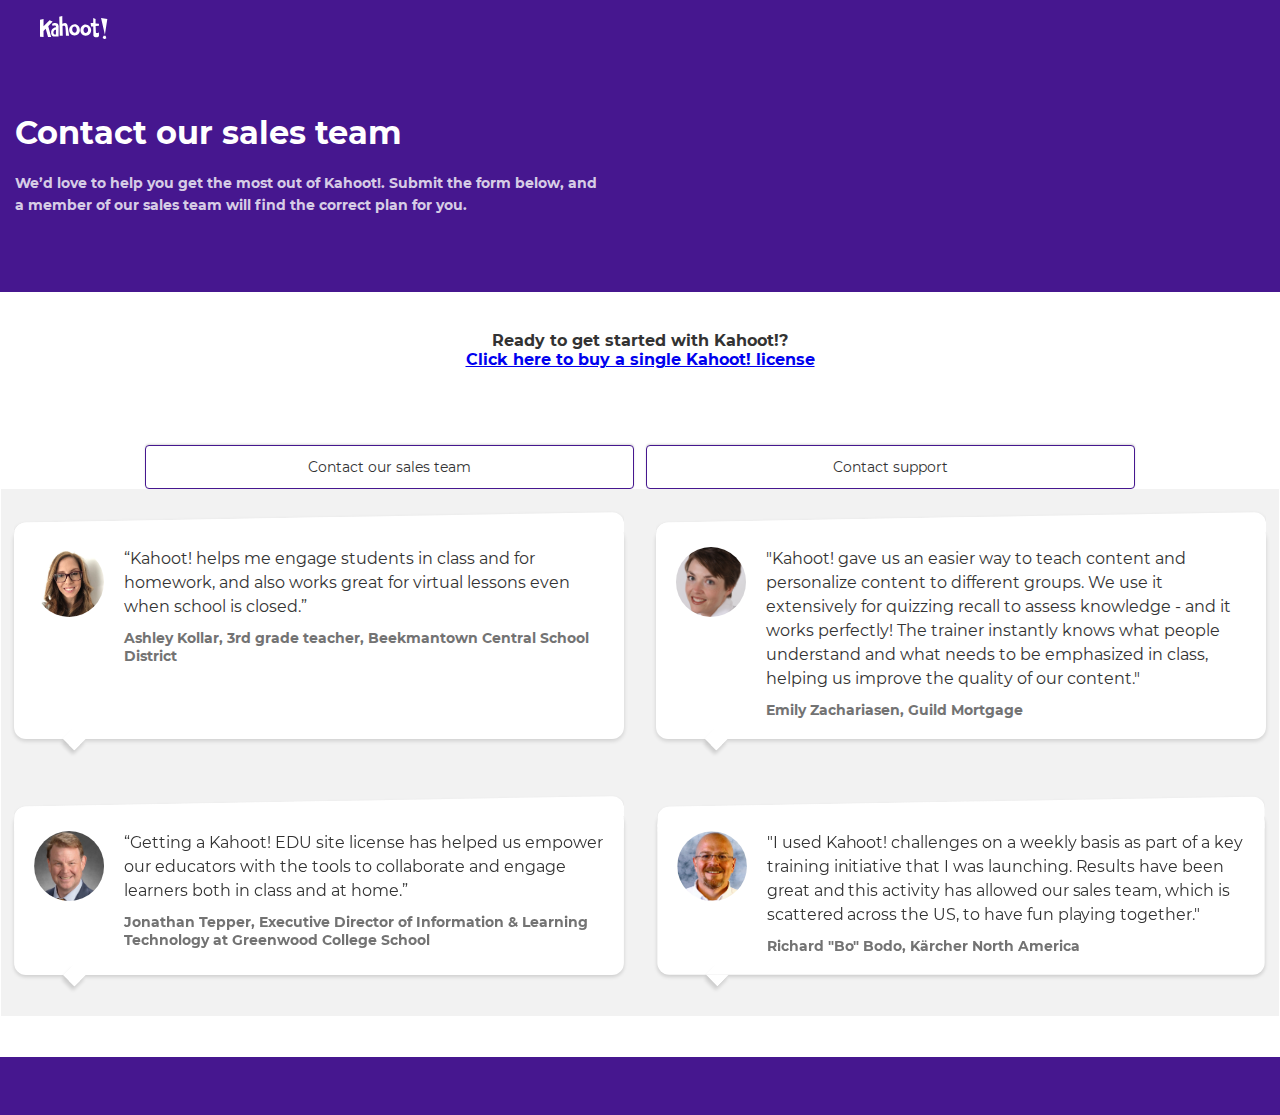
<file: html/contact-sales.html>
<!DOCTYPE html>

<html class="wp-singular page-template page-template-page--conversion page-template-page--conversion-php page page-id-30414 wp-theme-kahoot2017 background-type--pattern" data-embed="false" data-platform="false" data-theme="purple" lang="en">
<head>
<meta charset="utf-8"/>
<meta content="width=device-width, initial-scale=1.0" name="viewport"/>
<meta content="98uiE1NNtDmzt6ze17O0naCIZm99GcgkMqvsifyn_fQ" name="google-site-verification">
<link data-directory="https://kahoot.com/wp-content/themes/kahoot2017/assets/img/" href="https://kahoot.com/wp-content/themes/kahoot2017/assets/img/favicon/favicon.ico?v=2" id="favicon" rel="shortcut icon"/>
<link href="../css/screen-60c168c0b7.css" rel="stylesheet"/>
<script src="../js/oidc-client-ts.min.js"></script>
<meta content="index, follow, max-image-preview:large, max-snippet:-1, max-video-preview:-1" name="robots"/>
<style>img:is([sizes="auto" i], [sizes^="auto," i]) { contain-intrinsic-size: 3000px 1500px }</style>
<title>Kahoot! | Contact sales</title>
<meta content="We’d love to help you get the most out of Kahoot!. Submit the form below, and a member of our sales team will find the correct plan for you." name="description"/>
<link href="https://kahoot.com/contact-sales/" rel="canonical">
<meta content="en_US" property="og:locale"/>
<meta content="article" property="og:type"/>
<meta content="Kahoot! | Contact sales" property="og:title"/>
<meta content="We’d love to help you get the most out of Kahoot!. Submit the form below, and a member of our sales team will find the correct plan for you." property="og:description"/>
<meta content="https://kahoot.com/contact-sales/" property="og:url"/>
<meta content="Kahoot!" property="og:site_name"/>
<meta content="https://www.facebook.com/getkahoot" property="article:publisher"/>
<meta content="2025-07-15T13:35:55+00:00" property="article:modified_time"/>
<meta content="https://kahoot.com/files/2017/06/img-social-default.jpg" property="og:image"/>
<meta content="1200" property="og:image:width"/>
<meta content="700" property="og:image:height"/>
<meta content="image/jpeg" property="og:image:type"/>
<meta content="summary_large_image" name="twitter:card"/>
<meta content="@kahoot" name="twitter:site"/>
<style id="classic-theme-styles-inline-css" type="text/css">
/*! This file is auto-generated */
.wp-block-button__link{color:#fff;background-color:#32373c;border-radius:9999px;box-shadow:none;text-decoration:none;padding:calc(.667em + 2px) calc(1.333em + 2px);font-size:1.125em}.wp-block-file__button{background:#32373c;color:#fff;text-decoration:none}
</style>
<style id="global-styles-inline-css" type="text/css">
:root{--wp--preset--aspect-ratio--square: 1;--wp--preset--aspect-ratio--4-3: 4/3;--wp--preset--aspect-ratio--3-4: 3/4;--wp--preset--aspect-ratio--3-2: 3/2;--wp--preset--aspect-ratio--2-3: 2/3;--wp--preset--aspect-ratio--16-9: 16/9;--wp--preset--aspect-ratio--9-16: 9/16;--wp--preset--color--black: #000000;--wp--preset--color--cyan-bluish-gray: #abb8c3;--wp--preset--color--white: #ffffff;--wp--preset--color--pale-pink: #f78da7;--wp--preset--color--vivid-red: #cf2e2e;--wp--preset--color--luminous-vivid-orange: #ff6900;--wp--preset--color--luminous-vivid-amber: #fcb900;--wp--preset--color--light-green-cyan: #7bdcb5;--wp--preset--color--vivid-green-cyan: #00d084;--wp--preset--color--pale-cyan-blue: #8ed1fc;--wp--preset--color--vivid-cyan-blue: #0693e3;--wp--preset--color--vivid-purple: #9b51e0;--wp--preset--gradient--vivid-cyan-blue-to-vivid-purple: linear-gradient(135deg,rgba(6,147,227,1) 0%,rgb(155,81,224) 100%);--wp--preset--gradient--light-green-cyan-to-vivid-green-cyan: linear-gradient(135deg,rgb(122,220,180) 0%,rgb(0,208,130) 100%);--wp--preset--gradient--luminous-vivid-amber-to-luminous-vivid-orange: linear-gradient(135deg,rgba(252,185,0,1) 0%,rgba(255,105,0,1) 100%);--wp--preset--gradient--luminous-vivid-orange-to-vivid-red: linear-gradient(135deg,rgba(255,105,0,1) 0%,rgb(207,46,46) 100%);--wp--preset--gradient--very-light-gray-to-cyan-bluish-gray: linear-gradient(135deg,rgb(238,238,238) 0%,rgb(169,184,195) 100%);--wp--preset--gradient--cool-to-warm-spectrum: linear-gradient(135deg,rgb(74,234,220) 0%,rgb(151,120,209) 20%,rgb(207,42,186) 40%,rgb(238,44,130) 60%,rgb(251,105,98) 80%,rgb(254,248,76) 100%);--wp--preset--gradient--blush-light-purple: linear-gradient(135deg,rgb(255,206,236) 0%,rgb(152,150,240) 100%);--wp--preset--gradient--blush-bordeaux: linear-gradient(135deg,rgb(254,205,165) 0%,rgb(254,45,45) 50%,rgb(107,0,62) 100%);--wp--preset--gradient--luminous-dusk: linear-gradient(135deg,rgb(255,203,112) 0%,rgb(199,81,192) 50%,rgb(65,88,208) 100%);--wp--preset--gradient--pale-ocean: linear-gradient(135deg,rgb(255,245,203) 0%,rgb(182,227,212) 50%,rgb(51,167,181) 100%);--wp--preset--gradient--electric-grass: linear-gradient(135deg,rgb(202,248,128) 0%,rgb(113,206,126) 100%);--wp--preset--gradient--midnight: linear-gradient(135deg,rgb(2,3,129) 0%,rgb(40,116,252) 100%);--wp--preset--font-size--small: 13px;--wp--preset--font-size--medium: 20px;--wp--preset--font-size--large: 36px;--wp--preset--font-size--x-large: 42px;--wp--preset--spacing--20: 0.44rem;--wp--preset--spacing--30: 0.67rem;--wp--preset--spacing--40: 1rem;--wp--preset--spacing--50: 1.5rem;--wp--preset--spacing--60: 2.25rem;--wp--preset--spacing--70: 3.38rem;--wp--preset--spacing--80: 5.06rem;--wp--preset--shadow--natural: 6px 6px 9px rgba(0, 0, 0, 0.2);--wp--preset--shadow--deep: 12px 12px 50px rgba(0, 0, 0, 0.4);--wp--preset--shadow--sharp: 6px 6px 0px rgba(0, 0, 0, 0.2);--wp--preset--shadow--outlined: 6px 6px 0px -3px rgba(255, 255, 255, 1), 6px 6px rgba(0, 0, 0, 1);--wp--preset--shadow--crisp: 6px 6px 0px rgba(0, 0, 0, 1);}:where(.is-layout-flex){gap: 0.5em;}:where(.is-layout-grid){gap: 0.5em;}body .is-layout-flex{display: flex;}.is-layout-flex{flex-wrap: wrap;align-items: center;}.is-layout-flex > :is(*, div){margin: 0;}body .is-layout-grid{display: grid;}.is-layout-grid > :is(*, div){margin: 0;}:where(.wp-block-columns.is-layout-flex){gap: 2em;}:where(.wp-block-columns.is-layout-grid){gap: 2em;}:where(.wp-block-post-template.is-layout-flex){gap: 1.25em;}:where(.wp-block-post-template.is-layout-grid){gap: 1.25em;}.has-black-color{color: var(--wp--preset--color--black) !important;}.has-cyan-bluish-gray-color{color: var(--wp--preset--color--cyan-bluish-gray) !important;}.has-white-color{color: var(--wp--preset--color--white) !important;}.has-pale-pink-color{color: var(--wp--preset--color--pale-pink) !important;}.has-vivid-red-color{color: var(--wp--preset--color--vivid-red) !important;}.has-luminous-vivid-orange-color{color: var(--wp--preset--color--luminous-vivid-orange) !important;}.has-luminous-vivid-amber-color{color: var(--wp--preset--color--luminous-vivid-amber) !important;}.has-light-green-cyan-color{color: var(--wp--preset--color--light-green-cyan) !important;}.has-vivid-green-cyan-color{color: var(--wp--preset--color--vivid-green-cyan) !important;}.has-pale-cyan-blue-color{color: var(--wp--preset--color--pale-cyan-blue) !important;}.has-vivid-cyan-blue-color{color: var(--wp--preset--color--vivid-cyan-blue) !important;}.has-vivid-purple-color{color: var(--wp--preset--color--vivid-purple) !important;}.has-black-background-color{background-color: var(--wp--preset--color--black) !important;}.has-cyan-bluish-gray-background-color{background-color: var(--wp--preset--color--cyan-bluish-gray) !important;}.has-white-background-color{background-color: var(--wp--preset--color--white) !important;}.has-pale-pink-background-color{background-color: var(--wp--preset--color--pale-pink) !important;}.has-vivid-red-background-color{background-color: var(--wp--preset--color--vivid-red) !important;}.has-luminous-vivid-orange-background-color{background-color: var(--wp--preset--color--luminous-vivid-orange) !important;}.has-luminous-vivid-amber-background-color{background-color: var(--wp--preset--color--luminous-vivid-amber) !important;}.has-light-green-cyan-background-color{background-color: var(--wp--preset--color--light-green-cyan) !important;}.has-vivid-green-cyan-background-color{background-color: var(--wp--preset--color--vivid-green-cyan) !important;}.has-pale-cyan-blue-background-color{background-color: var(--wp--preset--color--pale-cyan-blue) !important;}.has-vivid-cyan-blue-background-color{background-color: var(--wp--preset--color--vivid-cyan-blue) !important;}.has-vivid-purple-background-color{background-color: var(--wp--preset--color--vivid-purple) !important;}.has-black-border-color{border-color: var(--wp--preset--color--black) !important;}.has-cyan-bluish-gray-border-color{border-color: var(--wp--preset--color--cyan-bluish-gray) !important;}.has-white-border-color{border-color: var(--wp--preset--color--white) !important;}.has-pale-pink-border-color{border-color: var(--wp--preset--color--pale-pink) !important;}.has-vivid-red-border-color{border-color: var(--wp--preset--color--vivid-red) !important;}.has-luminous-vivid-orange-border-color{border-color: var(--wp--preset--color--luminous-vivid-orange) !important;}.has-luminous-vivid-amber-border-color{border-color: var(--wp--preset--color--luminous-vivid-amber) !important;}.has-light-green-cyan-border-color{border-color: var(--wp--preset--color--light-green-cyan) !important;}.has-vivid-green-cyan-border-color{border-color: var(--wp--preset--color--vivid-green-cyan) !important;}.has-pale-cyan-blue-border-color{border-color: var(--wp--preset--color--pale-cyan-blue) !important;}.has-vivid-cyan-blue-border-color{border-color: var(--wp--preset--color--vivid-cyan-blue) !important;}.has-vivid-purple-border-color{border-color: var(--wp--preset--color--vivid-purple) !important;}.has-vivid-cyan-blue-to-vivid-purple-gradient-background{background: var(--wp--preset--gradient--vivid-cyan-blue-to-vivid-purple) !important;}.has-light-green-cyan-to-vivid-green-cyan-gradient-background{background: var(--wp--preset--gradient--light-green-cyan-to-vivid-green-cyan) !important;}.has-luminous-vivid-amber-to-luminous-vivid-orange-gradient-background{background: var(--wp--preset--gradient--luminous-vivid-amber-to-luminous-vivid-orange) !important;}.has-luminous-vivid-orange-to-vivid-red-gradient-background{background: var(--wp--preset--gradient--luminous-vivid-orange-to-vivid-red) !important;}.has-very-light-gray-to-cyan-bluish-gray-gradient-background{background: var(--wp--preset--gradient--very-light-gray-to-cyan-bluish-gray) !important;}.has-cool-to-warm-spectrum-gradient-background{background: var(--wp--preset--gradient--cool-to-warm-spectrum) !important;}.has-blush-light-purple-gradient-background{background: var(--wp--preset--gradient--blush-light-purple) !important;}.has-blush-bordeaux-gradient-background{background: var(--wp--preset--gradient--blush-bordeaux) !important;}.has-luminous-dusk-gradient-background{background: var(--wp--preset--gradient--luminous-dusk) !important;}.has-pale-ocean-gradient-background{background: var(--wp--preset--gradient--pale-ocean) !important;}.has-electric-grass-gradient-background{background: var(--wp--preset--gradient--electric-grass) !important;}.has-midnight-gradient-background{background: var(--wp--preset--gradient--midnight) !important;}.has-small-font-size{font-size: var(--wp--preset--font-size--small) !important;}.has-medium-font-size{font-size: var(--wp--preset--font-size--medium) !important;}.has-large-font-size{font-size: var(--wp--preset--font-size--large) !important;}.has-x-large-font-size{font-size: var(--wp--preset--font-size--x-large) !important;}
:where(.wp-block-post-template.is-layout-flex){gap: 1.25em;}:where(.wp-block-post-template.is-layout-grid){gap: 1.25em;}
:where(.wp-block-columns.is-layout-flex){gap: 2em;}:where(.wp-block-columns.is-layout-grid){gap: 2em;}
:root :where(.wp-block-pullquote){font-size: 1.5em;line-height: 1.6;}
</style>
<link href="../css/language-dropdown.css" id="language_dropdown_css-css" media="all" rel="stylesheet" type="text/css"/>
<script id="jquery-core-js" src="../js/jquery.min.js" type="text/javascript"></script>
<script id="jquery-migrate-js" src="../js/jquery-migrate.min.js" type="text/javascript"></script>
<script id="functions-js" src="../js/function.js" type="text/javascript"></script>
<script data-wp-strategy="defer" defer="defer" id="stop-user-enumeration-js" src="../js/frontend.js" type="text/javascript"></script>
<script id="lang-dropdown-js" src="../js/language-dropdown.js" type="text/javascript"></script>
<link href="https://kahoot.com/?p=30414" rel="shortlink"/>
<style id="wp-custom-css" type="text/css">
			.page>.page-section.company-article {
    background-color: #fff;
}
.pc-v2024__package-features--group:has([data-plan-recur="annual"][style="display: none;"]) {
    display:none;
}
.article-body img {
  display:block;
  max-width: 100%; height: auto;
}
.language-selector_blog {
	display:none;
}
.pc-v2024.pc-v2024--gold {
	border: none;
}
.pc-v2024.pc-v2024--gold .price-v2024__value-strike {
    color: rgb(158, 134, 255) !important;
}
/* do not remove this unless committed to the CSS in repo - prevents oversized svg breaking layout. */
img[src*="check-brand-blue.svg"] {
	width:18px;
}
.layout-component--content-card-slider .content-card-slider .slide-container .slide {
	top:0;
}
.logo-link img.kahoot-logo.kahoot-logo--business {
	border-radius: 0;
}
  		</style>
<script id="user-scripts">function outputRedirects(userClassification, fromParam, activeSubscription){}"use strict";function _slicedToArray(a,b){return _arrayWithHoles(a)||_iterableToArrayLimit(a,b)||_unsupportedIterableToArray(a,b)||_nonIterableRest()}function _nonIterableRest(){throw new TypeError("Invalid attempt to destructure non-iterable instance.\nIn order to be iterable, non-array objects must have a [Symbol.iterator]() method.")}function _unsupportedIterableToArray(a,b){if(a){if("string"==typeof a)return _arrayLikeToArray(a,b);var c=Object.prototype.toString.call(a).slice(8,-1);return"Object"===c&&a.constructor&&(c=a.constructor.name),"Map"===c||"Set"===c?Array.from(a):"Arguments"===c||/^(?:Ui|I)nt(?:8|16|32)(?:Clamped)?Array$/.test(c)?_arrayLikeToArray(a,b):void 0}}function _arrayLikeToArray(a,b){(null==b||b>a.length)&&(b=a.length);for(var c=0,d=Array(b);c<b;c++)d[c]=a[c];return d}function _iterableToArrayLimit(b,c){var d=null==b?null:"undefined"!=typeof Symbol&&b[Symbol.iterator]||b["@@iterator"];if(null!=d){var g,h,j,k,l=[],a=!0,m=!1;try{if(j=(d=d.call(b)).next,0===c){if(Object(d)!==d)return;a=!1}else for(;!(a=(g=j.call(d)).done)&&(l.push(g.value),l.length!==c);a=!0);}catch(a){m=!0,h=a}finally{try{if(!a&&null!=d["return"]&&(k=d["return"](),Object(k)!==k))return}finally{if(m)throw h}}return l}}function _arrayWithHoles(a){if(Array.isArray(a))return a}var locationHost=window.location.host,basePath="".concat(window.location.protocol,"//").concat(locationHost),getAuthorityBaseUrl=function(){return locationHost.includes("stage")?"https://create.kahoot-stage.it":locationHost.includes("qa2")?"https://create.kahoot-qa.it":locationHost.includes("experimental")||locationHost.includes("localhost")?"https://create.kahoot-experimental.it":"https://create.kahoot.it"},getClientId=function(){return"kahoot.com"===locationHost?"163FPNOHnEYwB86ip2k71x1Hc1k4Gtg50YuM":"Nb8jF70ChbMWg7zZkcFUydm7yP29BwGVUhCi"},REDIRECT_URI_PATH="/oauth2/authenticated",SILENT_REDIRECT_URI_PATH="/oauth2/silent",POST_LOGOUT_REDIRECT_URI="/oauth2/logout",config={authority:"".concat(getAuthorityBaseUrl(),"/rest/"),metadataUrl:"".concat(getAuthorityBaseUrl(),"/rest/.well-known/oauth-authorization-server"),client_id:getClientId(),redirect_uri:"".concat(basePath).concat(REDIRECT_URI_PATH),silent_redirect_uri:"".concat(basePath).concat(SILENT_REDIRECT_URI_PATH),post_logout_redirect_uri:"".concat(basePath).concat(POST_LOGOUT_REDIRECT_URI),popup_redirect_uri:"".concat(basePath,"/popup"),response_type:"code",scope:"openid",clockSkew:4200,automaticSilentRenew:!0,silentRequestTimeout:5e3,userStore:new oidc.WebStorageStateStore({store:window.sessionStorage,prefix:"oidc.kahoot."}),loadUserInfo:!0},userManager=new oidc.UserManager(config),userType="",setCookie=function(a,b,c){var d="";if(c){var e=new Date;e.setTime(e.getTime()+1e3*(60*(60*(24*c)))),d="; expires="+e.toUTCString()}document.cookie=a+"="+(b||"")+d+"; path=/"};function getCookie(a){var b=document.cookie.match(new RegExp("(^| )"+a+"=([^;]+)"));return b?b[2]:null}var clearCookie=function(a){document.cookie=a+"=; expires=Thu, 01 Jan 1970 00:00:00 UTC; path=/;"},loginGetData=function(){"undefined"!=localStorage.getItem("user")&&(localStorageUser=JSON.parse(localStorage.getItem("user")),localStorageUser&&(document.documentElement.classList.add("platform-logged-in"),userType=localStorageUser["https://kahoot.it/usertype"]||userType))},loginSetData=function(a){if(a){var b=a.access_token,c=a.id_token;setCookie("token",b,7),setCookie("logout_token",c,1);var d=Object.fromEntries(["https://kahoot.it/usertype","https://kahoot.it/subscriptions"].map(function(b){return"https://kahoot.it/subscriptions"===b&&Array.isArray(a.profile[b])?[b,a.profile[b].map(function(a){return{planCode:a.planCode}})]:[b,a.profile[b]]}).filter(function(a){var b=_slicedToArray(a,2),c=b[0],d=b[1];return d!==void 0}));localStorage.setItem("user",JSON.stringify(d))}},loginClearData=function(){localStorage.removeItem("user"),localStorage.removeItem("oauthExpiry"),clearCookie("token"),clearCookie("logout_token")},getNextDay=function(){var a=Math.floor,b=new Date;return b.setDate(b.getDate()+1),a(b/1e3)},interactiveLogin=function(){return userManager.signinRedirect()},silentLogin=function(){return userManager.signinSilent()},handleCallback=function(){userManager.signinRedirectCallback().then(function(a){loginSetData(a),localStorage.setItem("oauthExpiry",getNextDay()),window.location.href="".concat(getAuthorityBaseUrl(),"/after/silent/login")})["catch"](function(){})},handleSilentCallback=function(){userManager.signinSilentCallback().then(function(a){loginSetData(a)})["catch"](function(){})},logoutExpired=function(a){var b=Math.floor(Date.now()/1e3);0>=a-b&&loginClearData()};handleCallback(),handleSilentCallback(),document.addEventListener("DOMContentLoaded",function(){if(window.location.pathname.includes("/logout"))return void(window.location.href="/");var a=document.querySelectorAll(".oauth-login a"),b=document.querySelectorAll(".oauth-logout a");a.forEach(function(a){a.addEventListener("click",function(a){a.preventDefault(),userManager.getUser().then(function(a){a?(loginSetData(a),localStorage.setItem("oauthExpiry",getNextDay()),window.location.href=getAuthorityBaseUrl()):interactiveLogin()})})}),b.forEach(function(a){a.addEventListener("click",function(a){a.preventDefault();var b=getCookie("logout_token");loginClearData(),userManager.signoutRedirect({id_token_hint:b})})}),localStorage.getItem("oauthExpiry")&&logoutExpired(localStorage.getItem("oauthExpiry")),loginGetData()});var getParameterByName=function(a){var b=1<arguments.length&&arguments[1]!==void 0?arguments[1]:window.location.href,c=a.replace(/[\[\]]/g,"\\$&"),d=new RegExp("[?&]".concat(c,"(=([^&#]*)|&|#|$)")),e=d.exec(b);return e?e[2]?decodeURIComponent(e[2].replace(/\+/g," ")):"":null},removeRedirFromURL=function(){history.replaceState&&history.replaceState(null,"",location.pathname+location.search.replace(/[\?&]r=[^&]+/,"").replace(/^&/,"?")+location.hash)},bypassLandingPageRedirect=function(){var a=document.querySelector(".logo-link");if(a&&a.hasAttribute("href")){var b=getParameterByName("from")?"&from="+getParameterByName("from"):"";a.href="".concat(a.getAttribute("href"),"?r=f").concat(b)}},trimStr=function(a){return a.trim()},getUrlParams=function(){var a=0<arguments.length&&arguments[0]!==void 0?arguments[0]:"";return a.replace(/^[?#]/,"").split("&").reduce(function(a,b){var c=b.split("="),d=_slicedToArray(c,2),e=d[0],f=d[1],g=trimStr(e||"");return g&&(a[g]=trimStr(decodeURIComponent((f||"").replace(/\+/g," ")))),a},{})},queryParams=getUrlParams(window.location.search);</script><script id="head-scripts">"use strict";function docReady(a){"complete"===document.readyState||"interactive"===document.readyState?setTimeout(a,1):document.addEventListener("DOMContentLoaded",a)}docReady(function(){var a=document.querySelectorAll("iframe[src*=youtube]");a.forEach(function(a,b){var c=new URL(a.getAttribute("src"));c.searchParams.set("enablejsapi",1),a.setAttribute("src",c),a.setAttribute("id","yt-video-"+b)})});</script>
<script type="application/ld+json">
{ 	"@context" : "http://schema.org",
	"@type" : "Organization",
	"legalName" : "Kahoot!",
	"url" : "https://kahoot.com",
	"logo" : "https://kahoot.com/kahoot.png",
	"sameAs" : [ "https://kahoot.it",
	"https://create.kahoot.it",
	"https://play.kahoot.it",
	"https://twitter.com/kahoot",
	"https://www.facebook.com/getkahoot",
	"https://www.linkedin.com/company/kahoot/",
	"https://www.instagram.com/kahoot/"]
}
</script>
<script>(function(w,d,s,l,i){w[l]=w[l]||[];w[l].push({'gtm.start':
new Date().getTime(),event:'gtm.js'});var f=d.getElementsByTagName(s)[0],
j=d.createElement(s),dl=l!='dataLayer'?'&l='+l:'';j.async=true;j.src=
'https://www.googletagmanager.com/gtm.js?id='+i+dl;f.parentNode.insertBefore(j,f);
})(window,document,'script','dataLayer','GTM-WFBWSXS');</script>
</link></meta></head>
<body id="top" itemscope="" itemtype="http://schema.org/WebPage">
<noscript><iframe height="0" src="https://www.googletagmanager.com/ns.html?id=GTM-WFBWSXS" style="display:none;visibility:hidden" width="0"></iframe></noscript>
<meta content="Kahoot! | Contact sales" itemprop="name"/>
<meta content="We’d love to help you get the most out of Kahoot!. Submit the form below, and a member of our sales team will find the correct plan for you." itemprop="description"/>
<div class="app-banner" data-amplitude-link-position="mobile-app-banner">
<div class="app-banner-image">
<a aria-label="apple store" class="apple-store" href="id1131203560.html"><img alt="app store badge" class="apple-store-img" src="../images/app-store-badge.svg"/></a>
<a aria-label="play store" class="play-store" href="details.html"><img alt="google play badge" class="play-store-img" src="../images/google-play-badge.svg"/></a>
</div>
<div class="app-banner-content">
<p>
							Get the mobile app for the best Kahoot! experience!						</p>
</div>
<button aria-label="Close" class="app-banner-close"></button>
</div>
<header class="page-header page-header--conversion outer" itemscope="" itemtype="http://schema.org/WPHeader" role="banner">
<div class="inner page-header__inner">
<a class="logo-link" href=".html">
<svg class="k-logo" height="25" viewbox="0 0 30 32" width="24">
<title>K!</title>
<g fill="none" fill-rule="evenodd" stroke="none" stroke-width="1">
<path d="M0,3.12411067 L5.3201581,1.75968379 L5.30711462,12.5774704 L14.2901186,3.91304348 L18.9106719,5.68853755 L12.3814229,12.9316206 L16.7118577,28.7075099 L12.013834,28.7075099 L8.5486166,16.6209486 L5.27588933,19.8256917 L5.3201581,28.7075099 L0,28.5173913 L0,3.12411067 Z M22.8873518,29.9964427 L24.2067194,26.8901186 L27.2715415,26.8901186 L28.4312253,30.2988142 L25.6794466,31.944664 L22.8873518,29.9964427 Z M29.8806324,1.81146245 L26.2513834,25.1272727 L20.4770751,-1.77635684e-15 L29.8806324,1.81146245 Z" fill="#46178F"></path>
</g>
</svg>
<svg class="kahoot-logo" height="50" version="1.1" viewbox="0 0 88 30" width="146" xmlns="http://www.w3.org/2000/svg" xmlns:xlink="http://www.w3.org/1999/xlink">
<title>Kahoot!</title>
<g fill="none" fill-rule="evenodd" stroke="none" stroke-width="1">
<path d="M59.4563337,25.5366087 C55.5222657,25.9279665 52.3340315,22.7810536 52.3340315,18.5078772 C52.3340315,14.2343593 55.3409298,10.8227848 59.0502914,10.8886941 C62.75897,10.9535789 65.9482288,14.1004918 66.1725936,17.9174256 C66.3969584,21.7336764 63.3900601,25.1449094 59.4563337,25.5366087 Z M37.7762727,17.5267508 C38.000979,13.7101585 41.1895547,10.5635871 44.8985748,10.4980193 C48.6075949,10.432793 51.6144932,13.8443675 51.6144932,18.1175439 C51.6144932,22.3910618 48.426259,25.5379747 44.4921911,25.1466169 C40.5584646,24.7552591 37.5519078,21.3436845 37.7762727,17.5267508 Z M0,4.88343502 L4.5965759,3.70458064 L4.58530644,13.0510655 L12.3465531,5.56506693 L16.3386759,7.09908023 L10.6974547,13.3570485 L14.4389172,26.9872962 L10.3798607,26.9872962 L7.38593935,16.5445998 L4.55832802,19.3134733 L4.5965759,26.9872962 L0,26.8230352 L0,4.88343502 Z M37.6004007,25.5065568 L33.5642246,25.5065568 L33.2999044,19.2940078 L32.9249385,14.8756944 C32.8310263,11.7779574 30.0375649,12.5644295 29.1920135,12.9383708 L29.4153538,25.5065568 L25.5584646,25.3730307 L24.9314725,1.04942628 L28.859735,-7.10542736e-15 L28.9485247,9.84029232 C33.2203351,8.47600401 35.5076951,8.49068846 36.0820963,14.7650487 L37.6004007,25.5065568 Z M81.0803889,28.3167517 L82.2203124,25.6329114 L84.8682952,25.6329114 L85.8702532,28.5779984 L83.4927375,30 L81.0803889,28.3167517 Z M66.1087333,13.4960386 L65.4479328,8.93088061 L68.8776068,9.05040525 L68.8817048,2.6397869 L71.9480239,3.91084601 L71.8944085,9.60158456 L76.301794,9.89220016 L76.301794,12.6552682 L71.9958337,12.896025 L72.3567981,21.3057782 C72.3567981,21.3057782 72.3656771,21.9635051 73.7135734,21.9635051 C75.0611283,21.9635051 76.301794,21.2224524 76.301794,21.2224524 L76.301794,25.5113378 C76.3605318,26.8148393 74.518828,27.3667016 74.518828,27.3667016 C68.631386,28.2607458 69.0637237,24.3543393 69.0637237,24.3543393 L68.8721428,13.4960386 L66.1087333,13.4960386 Z M87.1225298,3.96514434 L83.9868864,24.1098261 L78.9979282,2.40005464 L87.1225298,3.96514434 Z M16.4390766,12.8263592 L15.3626719,9.98577088 C15.3626719,9.98542938 23.2198798,6.47345415 24.1552454,12.7758173 L24.0418678,26.3176168 L18.0772471,26.3169338 C18.0772471,26.3169338 15.4593161,26.417676 14.6540616,23.4971769 C14.6540616,23.4971769 12.6409252,16.0559148 20.5961433,14.6455241 L20.6169748,12.8325061 C20.6169748,12.8325061 19.1085739,11.2045806 16.4390766,12.8263592 Z M56.3920636,18.7834669 C56.560081,20.7604043 57.7846963,21.838175 58.5892678,21.9331117 C60.6290411,22.1738685 62.3652217,20.3082597 62.2491121,17.933476 C62.132661,15.5583508 61.1836354,14.0738548 59.2592888,14.0332165 C57.3363082,13.9925781 56.1724797,16.2010518 56.3920636,18.7834669 Z M20.5876059,23.7266642 L20.6962025,17.6636918 C17.445474,17.1913988 17.3846872,21.5909298 17.3846872,21.5909298 C17.7022812,24.4335671 20.5876059,23.7266642 20.5876059,23.7266642 Z M45.3595984,21.5431199 C46.1641699,21.4481832 47.3887852,20.3704125 47.5564612,18.3934751 C47.7763865,15.81106 46.6128996,13.6025863 44.6895775,13.6432247 C42.7652309,13.6835215 41.8158638,15.168359 41.7000956,17.5434842 C41.583303,19.9179264 43.3194837,21.7838767 45.3595984,21.5431199 Z" fill="#864CBF"></path>
</g>
</svg>
</a>
</div>
</header>
<div class="primary-hero" data-amplitude-link-position="hero">
<div class="outer">
<div class="inner">
<div class="clipped-hero">
<div class="clipped-hero__content">
<div class="clipped-hero__content-inner">
<h1>Contact our sales team</h1>
<p><span>We’d love to help you get the most out of Kahoot!. Submit the form below, and a member of our sales team will find the correct plan for you.</span></p>
</div>
</div>
</div>
</div>
</div>
</div> 
<section class="page-section envelope-section">
<div class="env-section">
<div class="env-section__top env-section__top--empty">
<div class="inner">
</div>
</div>
<div class="env-section__body">
<div class="layout-component single-content-area" data-amplitude-link-position="single-column-content">
<div class="outer">
<div class="inner article-body__body">
<h3 style="text-align: center;">Ready to get started with Kahoot!?</h3>
<h3 style="text-align: center;"><a href="register.html"><strong>Click here to buy a single Kahoot! license</strong></a></h3>
</div>
</div>
</div> <div data-component="tabs" data-start-hidden="">
<div class="layout-component" style="padding-bottom: 0;">
<div class="outer">
<div class="inner">
<ul class="tabs-list" style="max-width: 990px; margin: 0 auto;">
<li>
<a class="tab-btn" href="#contact">Contact our sales team</a>
</li>
<li>
<a class="tab-btn" href="new.html">Contact support</a>
</li>
</ul>
</div>
</div>
</div>
<div class="tab-panel tab-panel--basic" id="tab-contact"><div class="tab-panel tab-panel--basic" id="tab-contact">
<script defer="" src="../js/4739183.js"></script>
<div class="hs-form-frame" data-form-id="508dea96-51b8-423d-9274-2e9b9477e437" data-portal-id="4739183" data-region="na1" style="max-width:1070px; margin: 0 auto;"></div>
<div class="layout-component single-content-area" data-amplitude-link-position="single-column-content">
<div class="outer">
<div class="inner article-body__body">
<p><span>Do you have a question for our support team? </span><a href="new.html">Contact us here</a><span>.</span></p>
</div>
</div>
</div> </div>
<div class="tab-panel tab-panel--basic" id="tab-support"> </div>
</div>
<section class="page-section page-section--grey people-quote-dv--default">
<div class="layout-component people-quote-component" data-amplitude-link-position="people-quotes">
<div class="outer">
<div class="inner">
<div class="layout layout--tight layout--pair">
<div class="layout__inner">
<div class="layout__item">
<blockquote class="quote-bubble">
<div class="skew-wrap">
<div class="skew">
<div class="skew__inner"></div>
</div>
</div>
<figure class="quote-bubble__img">
<img alt="Headshot of Ashley Kollar" src="../images/Ashley-Kollar-profile.jpeg"/>
</figure>
<div class="quote-bubble__body">
<div class="quote-bubble__body-txt">“Kahoot! helps me engage students in class and for homework, and also works great for virtual lessons even when school is closed.”</div>
<div class="quote-bubble__author">Ashley Kollar, 3rd grade teacher, Beekmantown Central School District</div>
</div>
</blockquote>
</div>
<div class="layout__item">
<blockquote class="quote-bubble">
<div class="skew-wrap">
<div class="skew">
<div class="skew__inner"></div>
</div>
</div>
<figure class="quote-bubble__img">
<img alt="Headshot of Emily Zachariasen" src="../images/Emily-Guild-Mortgage.jpg"/>
</figure>
<div class="quote-bubble__body">
<div class="quote-bubble__body-txt">"Kahoot! gave us an easier way to teach content and personalize content to different groups. We use it extensively for quizzing recall to assess knowledge - and it works perfectly! The trainer instantly knows what people understand and what needs to be emphasized in class, helping us improve the quality of our content."</div>
<div class="quote-bubble__author">Emily Zachariasen, Guild Mortgage</div>
</div>
</blockquote>
</div>
<div class="layout__item">
<blockquote class="quote-bubble">
<div class="skew-wrap">
<div class="skew">
<div class="skew__inner"></div>
</div>
</div>
<figure class="quote-bubble__img">
<img alt="Photo of Jonathan Tepper" src="../images/Jonathan-Tepper-headshot.jpeg"/>
</figure>
<div class="quote-bubble__body">
<div class="quote-bubble__body-txt">“Getting a Kahoot! EDU site license has helped us empower our educators with the tools to collaborate and engage learners both in class and at home.”</div>
<div class="quote-bubble__author">Jonathan Tepper, Executive Director of Information &amp; Learning Technology at Greenwood College School</div>
</div>
</blockquote>
</div>
<div class="layout__item">
<blockquote class="quote-bubble">
<div class="skew-wrap">
<div class="skew">
<div class="skew__inner"></div>
</div>
</div>
<figure class="quote-bubble__img">
<img alt="Richard " america"="" bo"="" bodo,="" kärcher="" north="" src="../images/richard-bo-bodo-karcher.jpg"/>
</figure>
<div class="quote-bubble__body">
<div class="quote-bubble__body-txt">"I used Kahoot! challenges on a weekly basis as part of a key training initiative that I was launching. Results have been great and this activity has allowed our sales team, which is scattered across the US, to have fun playing together."</div>
<div class="quote-bubble__author">Richard "Bo" Bodo, Kärcher North America </div>
</div>
</blockquote>
</div> </div>
</div>
</div>
</div>
</div>
</section><style>

.tabs-list a.tab-btn {

    border-color: #46178F;

}

.tabs-list a.tab-btn:hover, .tabs-list a.tab-btn[aria-selected=true] {

    background-color: #46178F;

}

.notification {

margin-top: 32px;

margin-bottom: 16px;

}

</style> </div>
</div>
<div class="env-section">
<div class="env-section__bottom env-section__bottom--base-footer">
</div>
</div>
</div></section><section class="page-section page-section--footer-wrap"> </section>
<script async="" defer="" src="../js/api.js"></script>
<div class="modal-overlay"></div>
<script id="k-functions" src="../js/functions-22909b3ae0.min.js"></script>
<script id="exp-scripts">"use strict";</script>
<div id="cookie-msg" style="display:none;">
<div class="cookie-message"><a class="cookie-close" data-cookie-dismiss="" href="javascript:;.html"></a><div class="cookie-message__inner"> <div class="textwidget">Treats for your browser! We’re serving nice cookies to it so that your next visit to our website is even more awesome. <a href="#using-cookies.html">You can read up more about cookies here.</a></div>
<a aria-label="dismiss and agree to cookie message" class="btn theme-colour" data-cookie-dismiss="" href="javascript:;.html">Gotcha, I agree!</a></div></div>
</div>
<script type="speculationrules">
{"prefetch":[{"source":"document","where":{"and":[{"href_matches":"\/*"},{"not":{"href_matches":["\/wp-*.php","\/wp-admin\/*","\/files\/*","\/wp-content\/*","\/wp-content\/plugins\/*","\/wp-content\/themes\/kahoot2017\/*","\/*\\?(.+)"]}},{"not":{"selector_matches":"a[rel~=\"nofollow\"]"}},{"not":{"selector_matches":".no-prefetch, .no-prefetch a"}}]},"eagerness":"conservative"}]}
</script>
<script id="kts-functions" src="../js/common-functions.js"></script>
</body>
</html>
</file>
<file: css/language-dropdown.css>
#language-selector.language-selector,#language-selector.language-selector--blog{list-style-type:none}#language-selector.language-selector--blog.language-selector--block-inline,#language-selector.language-selector.language-selector--block-inline{margin-left:1rem;margin-bottom:.5rem;float:none;z-index:1}#language-selector.language-selector--blog.language-selector--block-inline .language-selector-dropdown,#language-selector.language-selector.language-selector--block-inline .language-selector-dropdown{right:auto;top:auto}#language-selector.language-selector .language-selector-dropdown,#language-selector.language-selector--blog .language-selector-dropdown{position:absolute;-webkit-box-shadow:rgba(0,0,0,.2) 0 .25rem .5rem 0;box-shadow:rgba(0,0,0,.2) 0 .25rem .5rem 0;right:0;top:2.5rem;width:18.75rem;background:#fff;border-radius:.5rem;border:.0625rem solid #e3e3e3;display:none;z-index:15;padding:0 .5rem;max-height:21.875rem;overflow-x:scroll;-ms-overflow-style:none;scrollbar-width:none}#language-selector.language-selector .language-selector-dropdown::-webkit-scrollbar,#language-selector.language-selector--blog .language-selector-dropdown::-webkit-scrollbar{display:none}#language-selector.language-selector .language-selector-dropdown a.lang-link,#language-selector.language-selector--blog .language-selector-dropdown a.lang-link{display:block;padding:.625rem 1rem;background:#fff;width:100%;text-align:left;border-width:0;-webkit-transition:all .1s;transition:all .1s;font-weight:700;margin-left:0;text-decoration:none;color:#333;font-size:.875rem;border-radius:.5rem;-webkit-box-sizing:border-box;box-sizing:border-box}#language-selector.language-selector .language-selector-dropdown a.lang-link:first-of-type,#language-selector.language-selector--blog .language-selector-dropdown a.lang-link:first-of-type{margin-top:.5rem}#language-selector.language-selector .language-selector-dropdown a.lang-link:last-of-type,#language-selector.language-selector--blog .language-selector-dropdown a.lang-link:last-of-type{margin-bottom:.5rem}#language-selector.language-selector .language-selector-dropdown a.lang-link:hover,#language-selector.language-selector--blog .language-selector-dropdown a.lang-link:hover{background:#f2f2f2;cursor:pointer}#language-selector.language-selector .language-selector-dropdown a.lang-link[data-status=draft],#language-selector.language-selector--blog .language-selector-dropdown a.lang-link[data-status=draft]{font-style:italic}#language-selector.language-selector .language-selector-dropdown a.lang-link .lang,#language-selector.language-selector--blog .language-selector-dropdown a.lang-link .lang{color:#6e6e6e;font-weight:500}#language-selector.language-selector .language-selector-dropdown a.lang-link .lang::before,#language-selector.language-selector--blog .language-selector-dropdown a.lang-link .lang::before{content:"";display:inline-block;width:.5rem;height:.0625rem;background-color:#333;margin:0 .5rem;vertical-align:middle}#language-selector.language-selector .language-selector-dropdown a.lang-link.active-lang::after,#language-selector.language-selector--blog .language-selector-dropdown a.lang-link.active-lang::after{content:"";display:inline-block;width:.75rem;height:.75rem;background-image:url(../img/black-tick-check.svg);background-size:contain;background-repeat:no-repeat;margin-left:1rem;vertical-align:middle}#language-selector.language-selector .language-selector-dropdown .lang-scroll,#language-selector.language-selector--blog .language-selector-dropdown .lang-scroll{display:block;width:100%;height:1.25rem;position:sticky;font-size:1.25rem;cursor:pointer;padding:.3125rem;z-index:10;text-align:center;background-image:url(../img/arrow_down.svg);background-size:contain;background-repeat:no-repeat;background-position:center;background-color:#fff;-webkit-box-sizing:border-box;box-sizing:border-box}#language-selector.language-selector .language-selector-dropdown .lang-scroll.lang-scroll-top,#language-selector.language-selector--blog .language-selector-dropdown .lang-scroll.lang-scroll-top{-webkit-transform:rotate(180deg);-ms-transform:rotate(180deg);transform:rotate(180deg);top:0}#language-selector.language-selector .language-selector-dropdown .lang-scroll.lang-scroll-bottom,#language-selector.language-selector--blog .language-selector-dropdown .lang-scroll.lang-scroll-bottom{bottom:0}#language-selector.language-selector .language-selector-toggle,#language-selector.language-selector--blog .language-selector-toggle{font-weight:700;border-radius:1rem;padding:clamp(.125rem,2.66vmin,.25rem) clamp(.375rem,10.66vmin,.5rem);padding-left:clamp(1.625rem,37.33vmin,1.75rem);border:.0625rem solid #333;-webkit-transition:all .1s;transition:all .1s;position:relative;background:#fff;color:#333;text-transform:uppercase}#language-selector.language-selector .language-selector-toggle:hover,#language-selector.language-selector--blog .language-selector-toggle:hover{background:#f2f2f2;color:#000;cursor:pointer}#language-selector.language-selector .language-selector-toggle::before,#language-selector.language-selector--blog .language-selector-toggle::before{content:" ";width:1.25rem;height:1.25rem;display:block;position:absolute;left:.5rem;top:50%;-webkit-transform:translateY(-50%);-ms-transform:translateY(-50%);transform:translateY(-50%);background-image:url(../img/globeSvg.svg);background-size:contain;background-repeat:no-repeat}#language-selector.language-selector .lang-scroll,#language-selector.language-selector--blog .lang-scroll{display:block;width:100%;height:1.25rem;position:sticky;font-size:1.25rem;cursor:pointer;padding:.3125rem;z-index:10;text-align:center;background-image:url(../img/arrow_down.svg);background-size:contain;background-repeat:no-repeat;background-position:center;background-color:#fff;-webkit-box-sizing:border-box;box-sizing:border-box}#language-selector.language-selector .lang-scroll.lang-scroll-top,#language-selector.language-selector--blog .lang-scroll.lang-scroll-top{-webkit-transform:rotate(180deg);-ms-transform:rotate(180deg);transform:rotate(180deg);top:0}#language-selector.language-selector .lang-scroll.lang-scroll-bottom,#language-selector.language-selector--blog .lang-scroll.lang-scroll-bottom{bottom:0}@media (max-width:56.25rem){#language-selector.language-selector .lang-scroll,#language-selector.language-selector--blog .lang-scroll{display:none!important}}#language-selector.language-selector--blog{position:relative;float:right;margin-bottom:1rem}@media (max-width:1450px){.layout-component--news-feed-filters #language-selector.language-selector--blog{width:100%;-webkit-box-ordinal-group:0;-ms-flex-order:-1;order:-1;text-align:right;padding:0 .8125rem}}.layout-component--news-feed-filters #language-selector.language-selector--blog .language-selector-dropdown{width:auto;margin-top:.5rem}@media (max-width:1450px){.layout-component--news-feed-filters #language-selector.language-selector--blog .language-selector-dropdown{right:.8125rem}}.no-translation-message{display:-webkit-box;display:-ms-flexbox;display:flex;background-color:#1468ce;width:100%;text-align:center;color:#fff;-webkit-box-align:center;-ms-flex-align:center;align-items:center;-webkit-box-pack:center;-ms-flex-pack:center;justify-content:center;padding:.375rem 1rem;-webkit-box-sizing:border-box;box-sizing:border-box}.no-translation-message:before{content:"";display:block;width:1.25rem;height:1.25rem;background-image:url(../img/white-globeSvg.svg);background-size:contain;background-repeat:no-repeat;margin-right:.625rem}@media (max-width:68.75rem){.no-translation-message:before{display:none}}.no-translation-message p{font-size:1rem}.no-translation-message .translation-close-message{background:0 0;border:none;font-size:1.875rem;cursor:pointer;display:-webkit-box;display:-ms-flexbox;display:flex;-webkit-box-pack:end;-ms-flex-pack:end;justify-content:end;-webkit-box-flex:1;-ms-flex:1;flex:1}.no-translation-message .translation-close-message:hover{opacity:.7}
</file>
